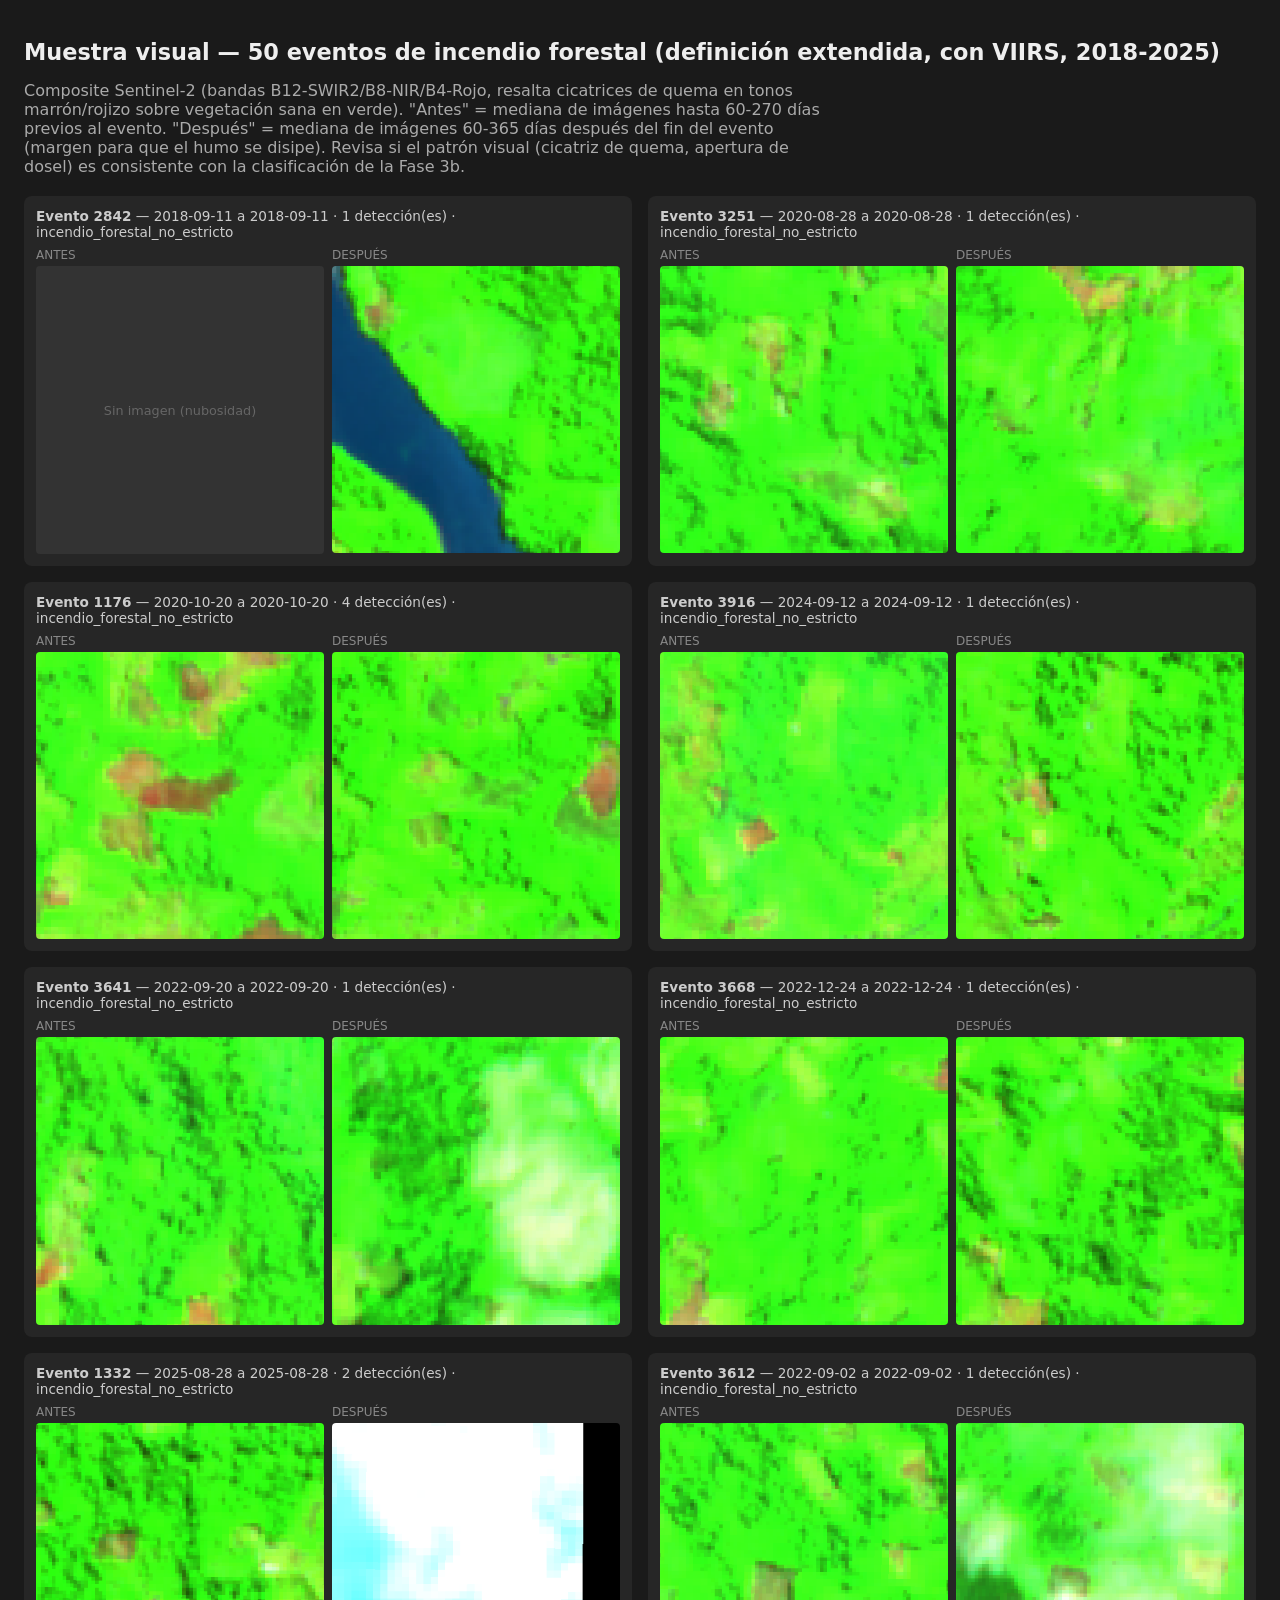
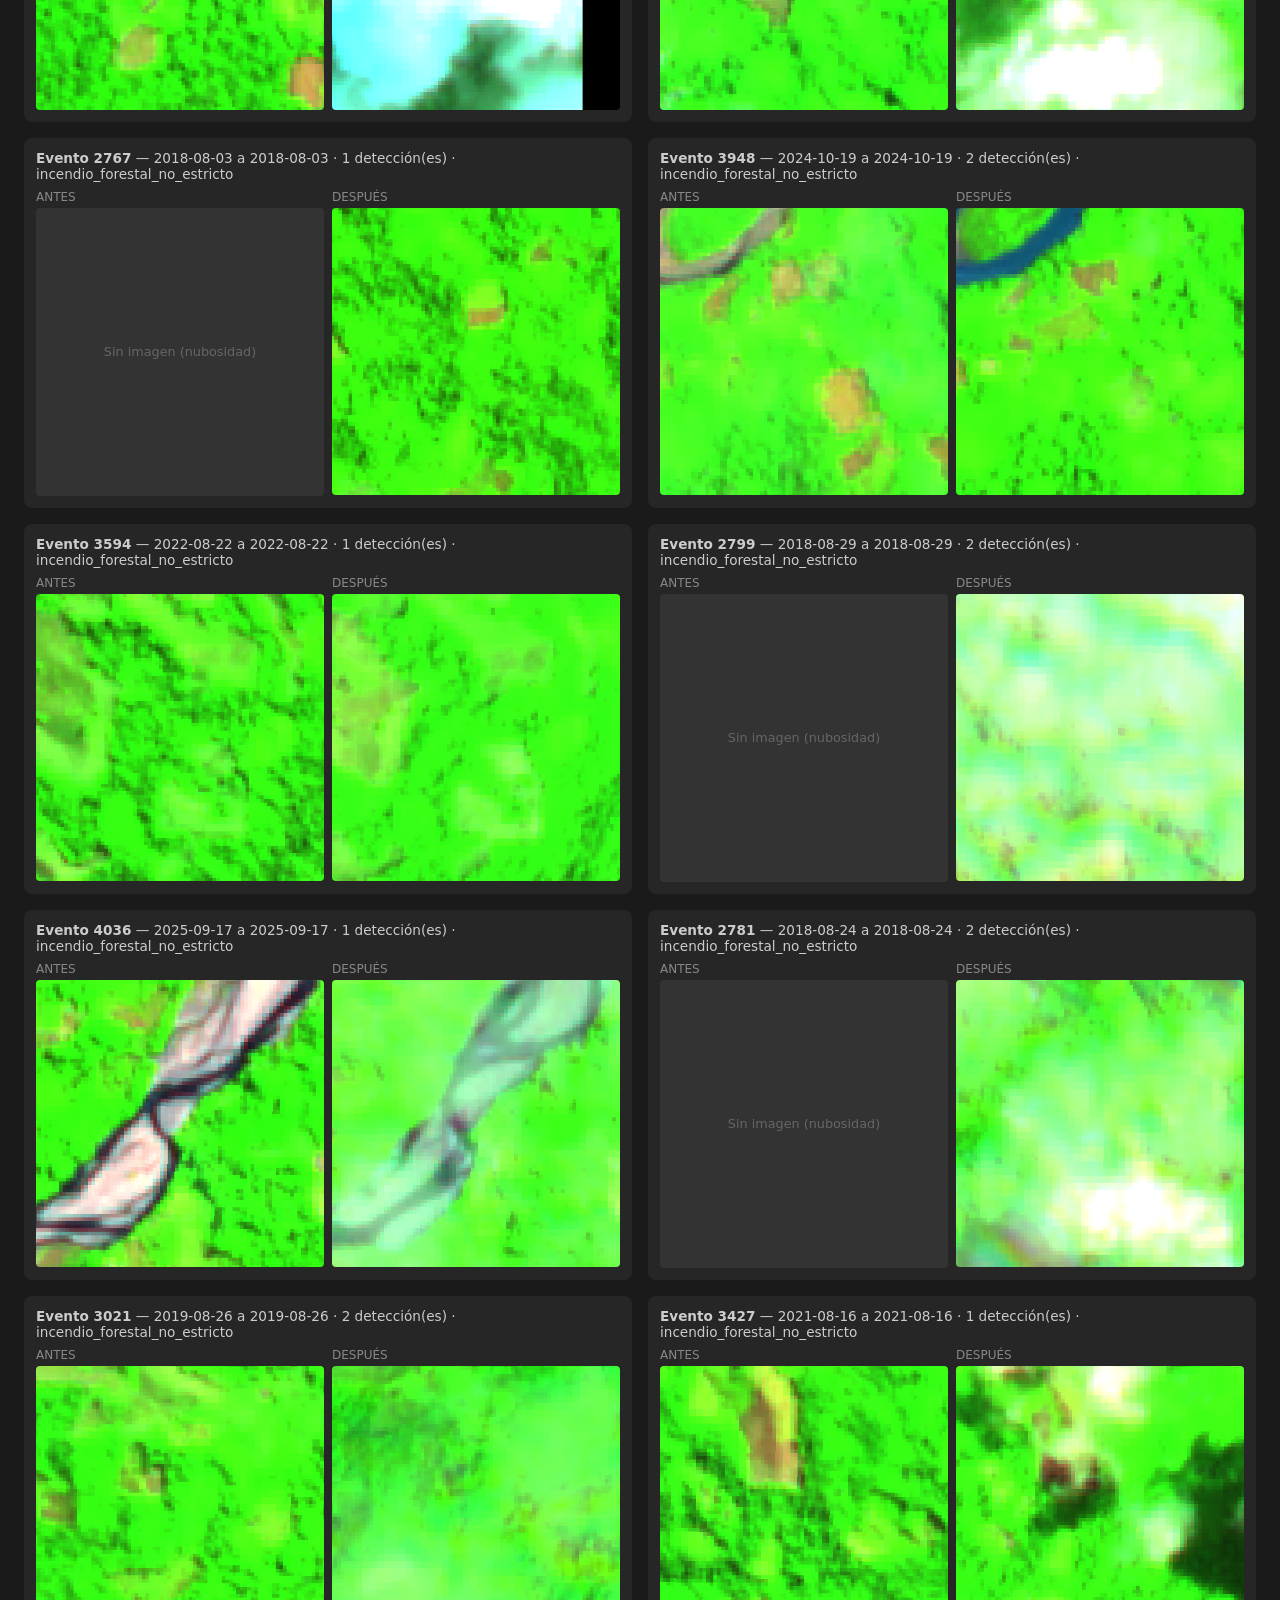
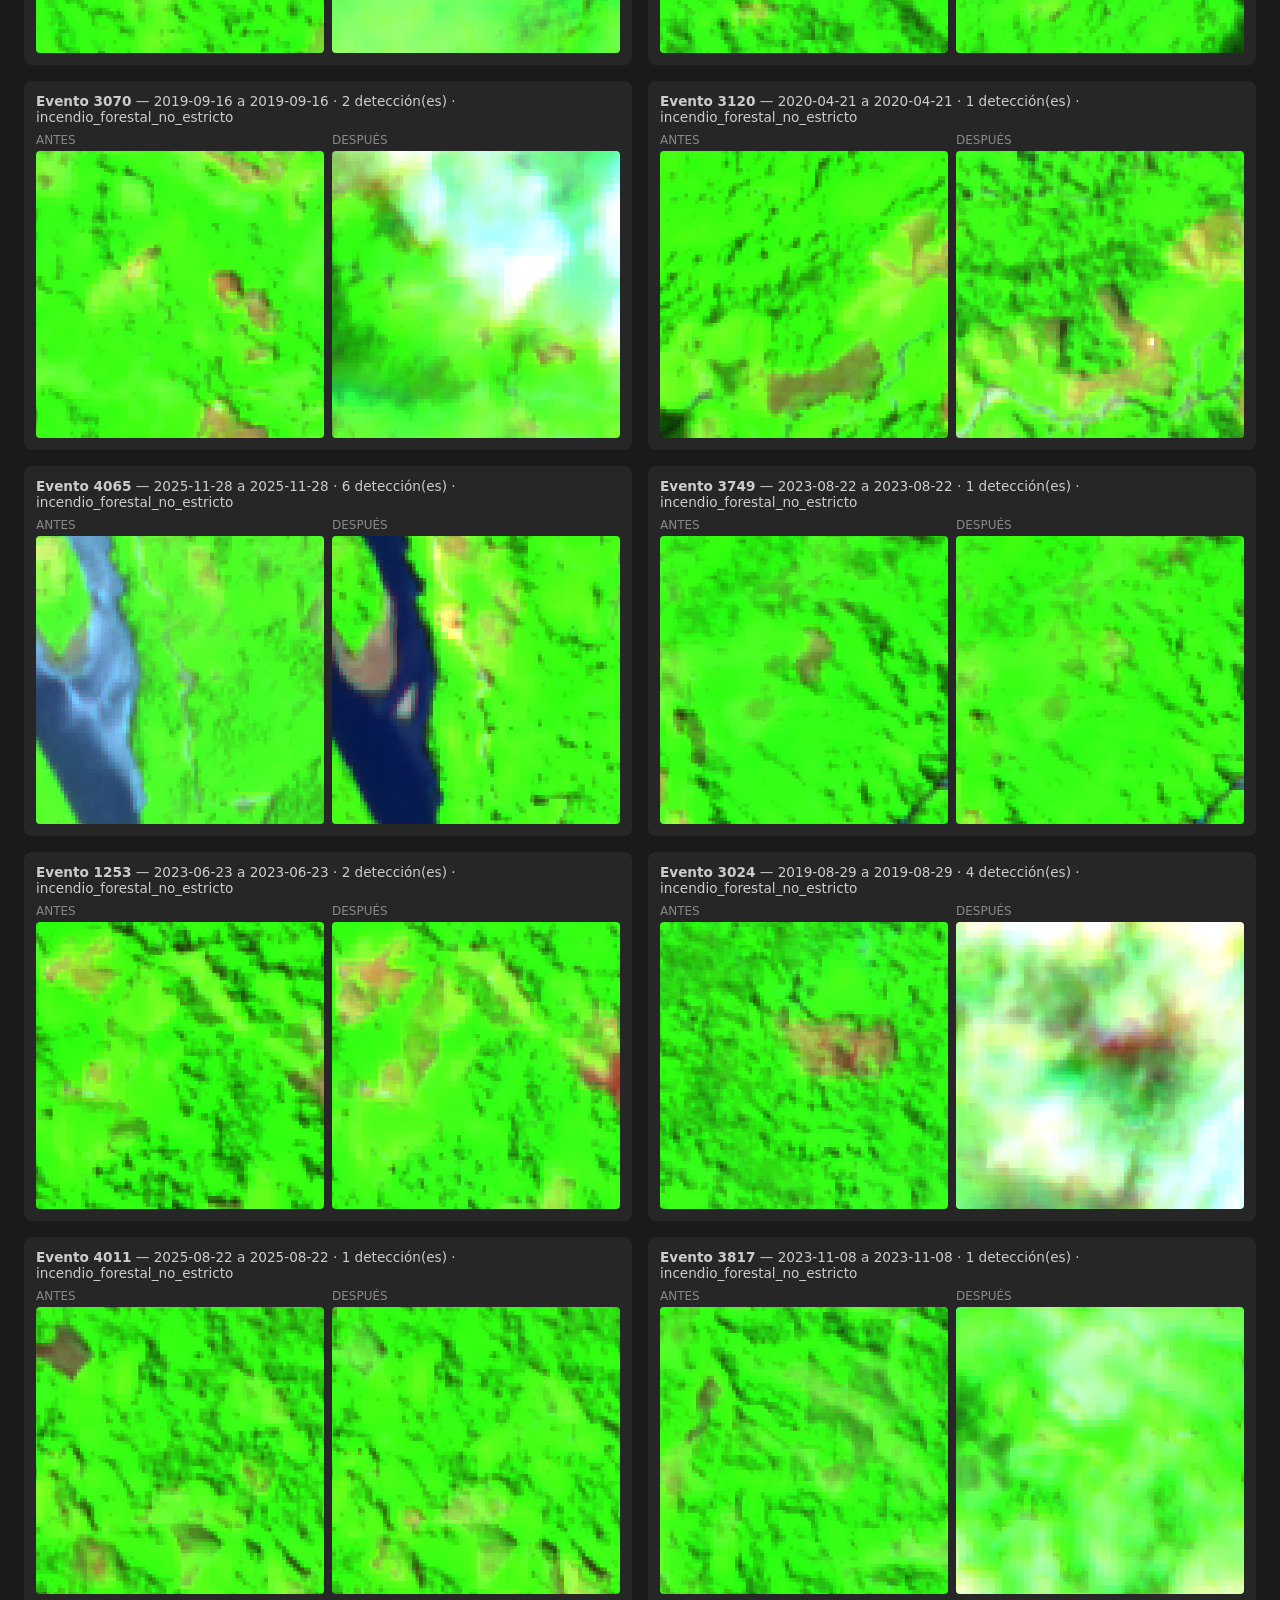
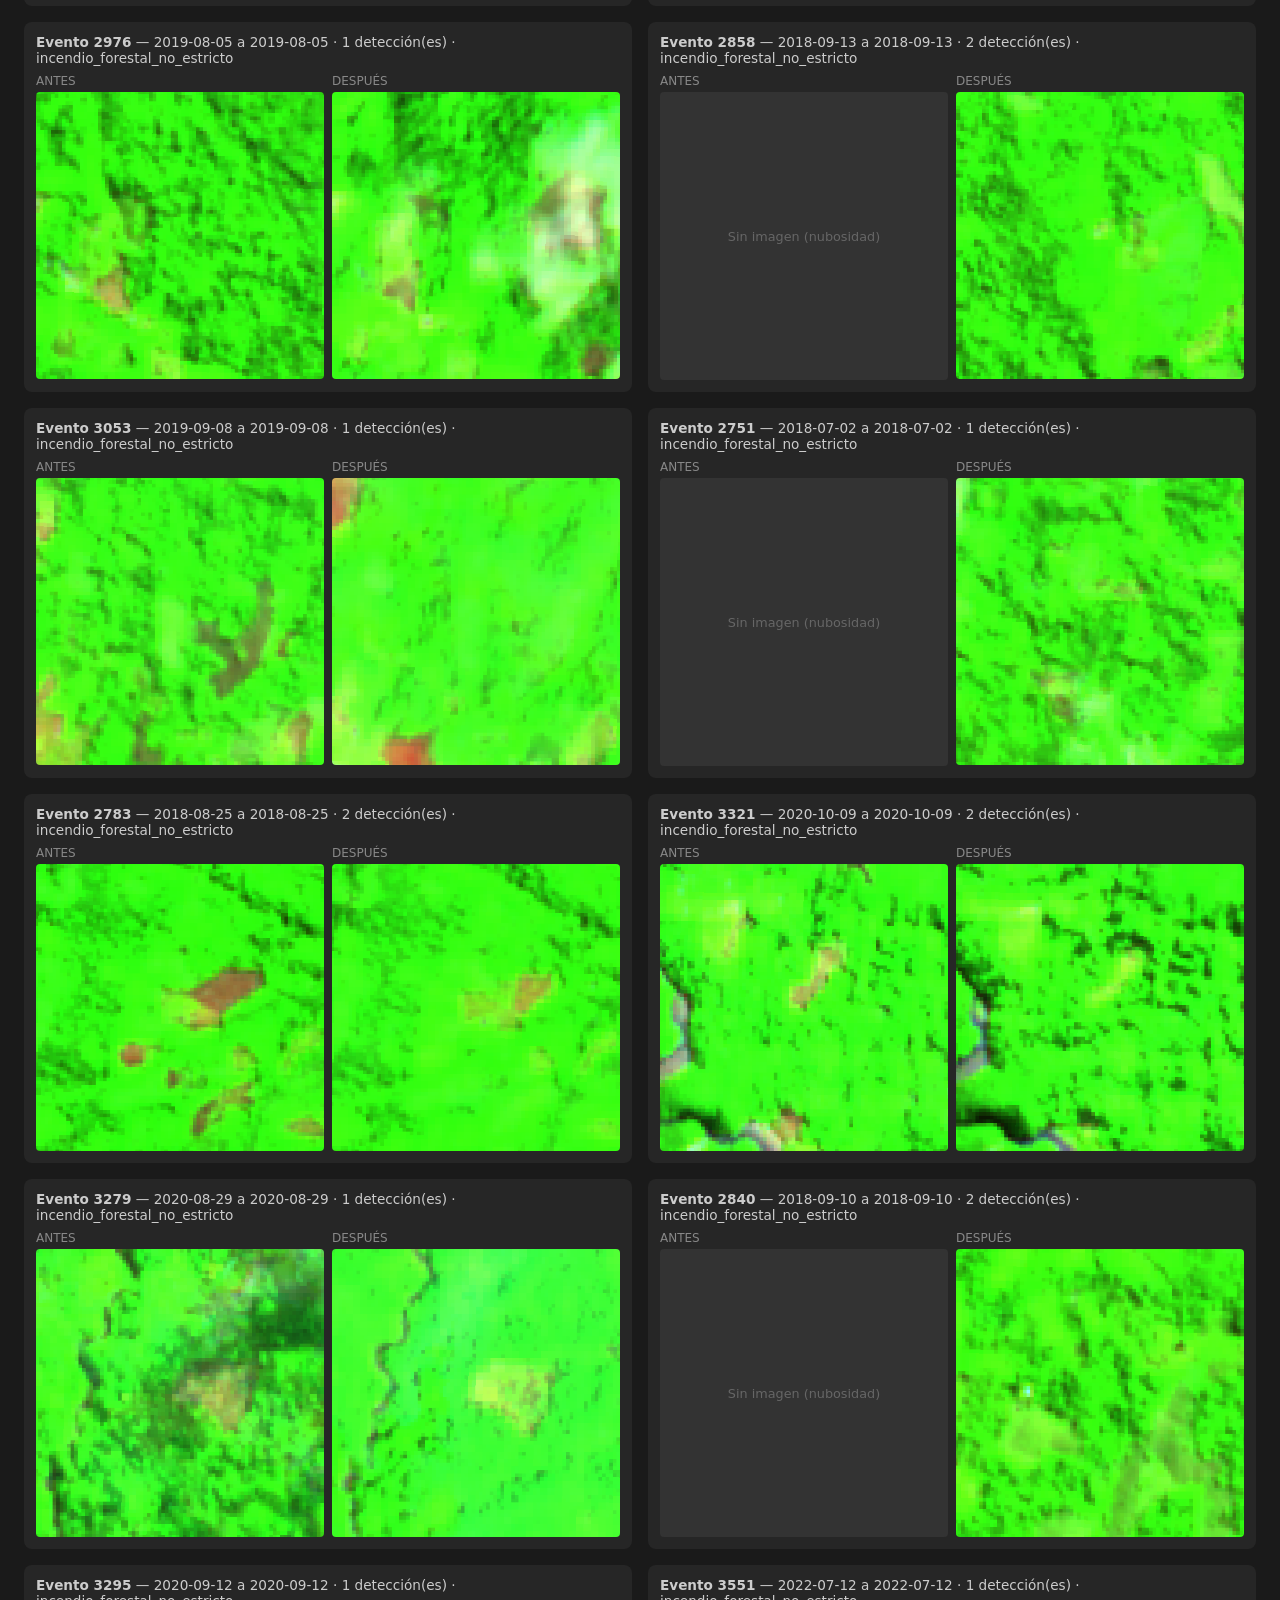
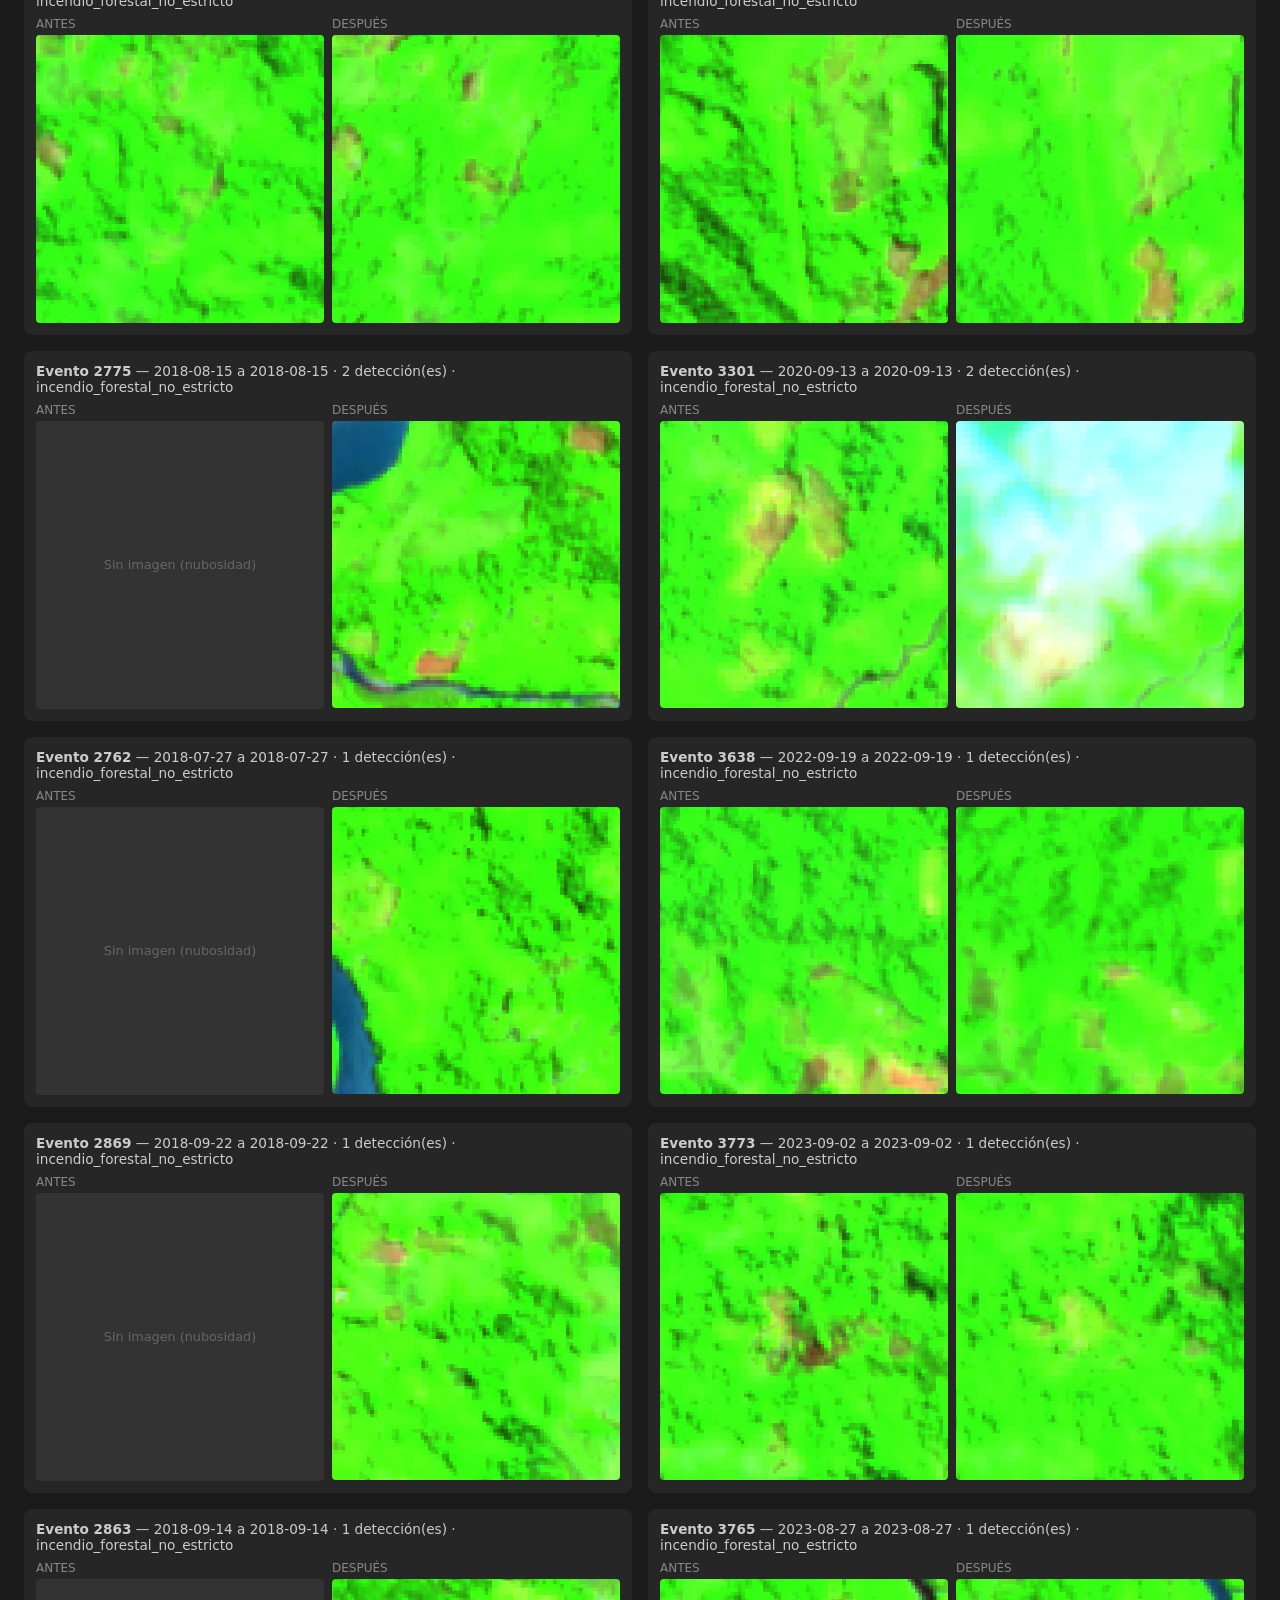
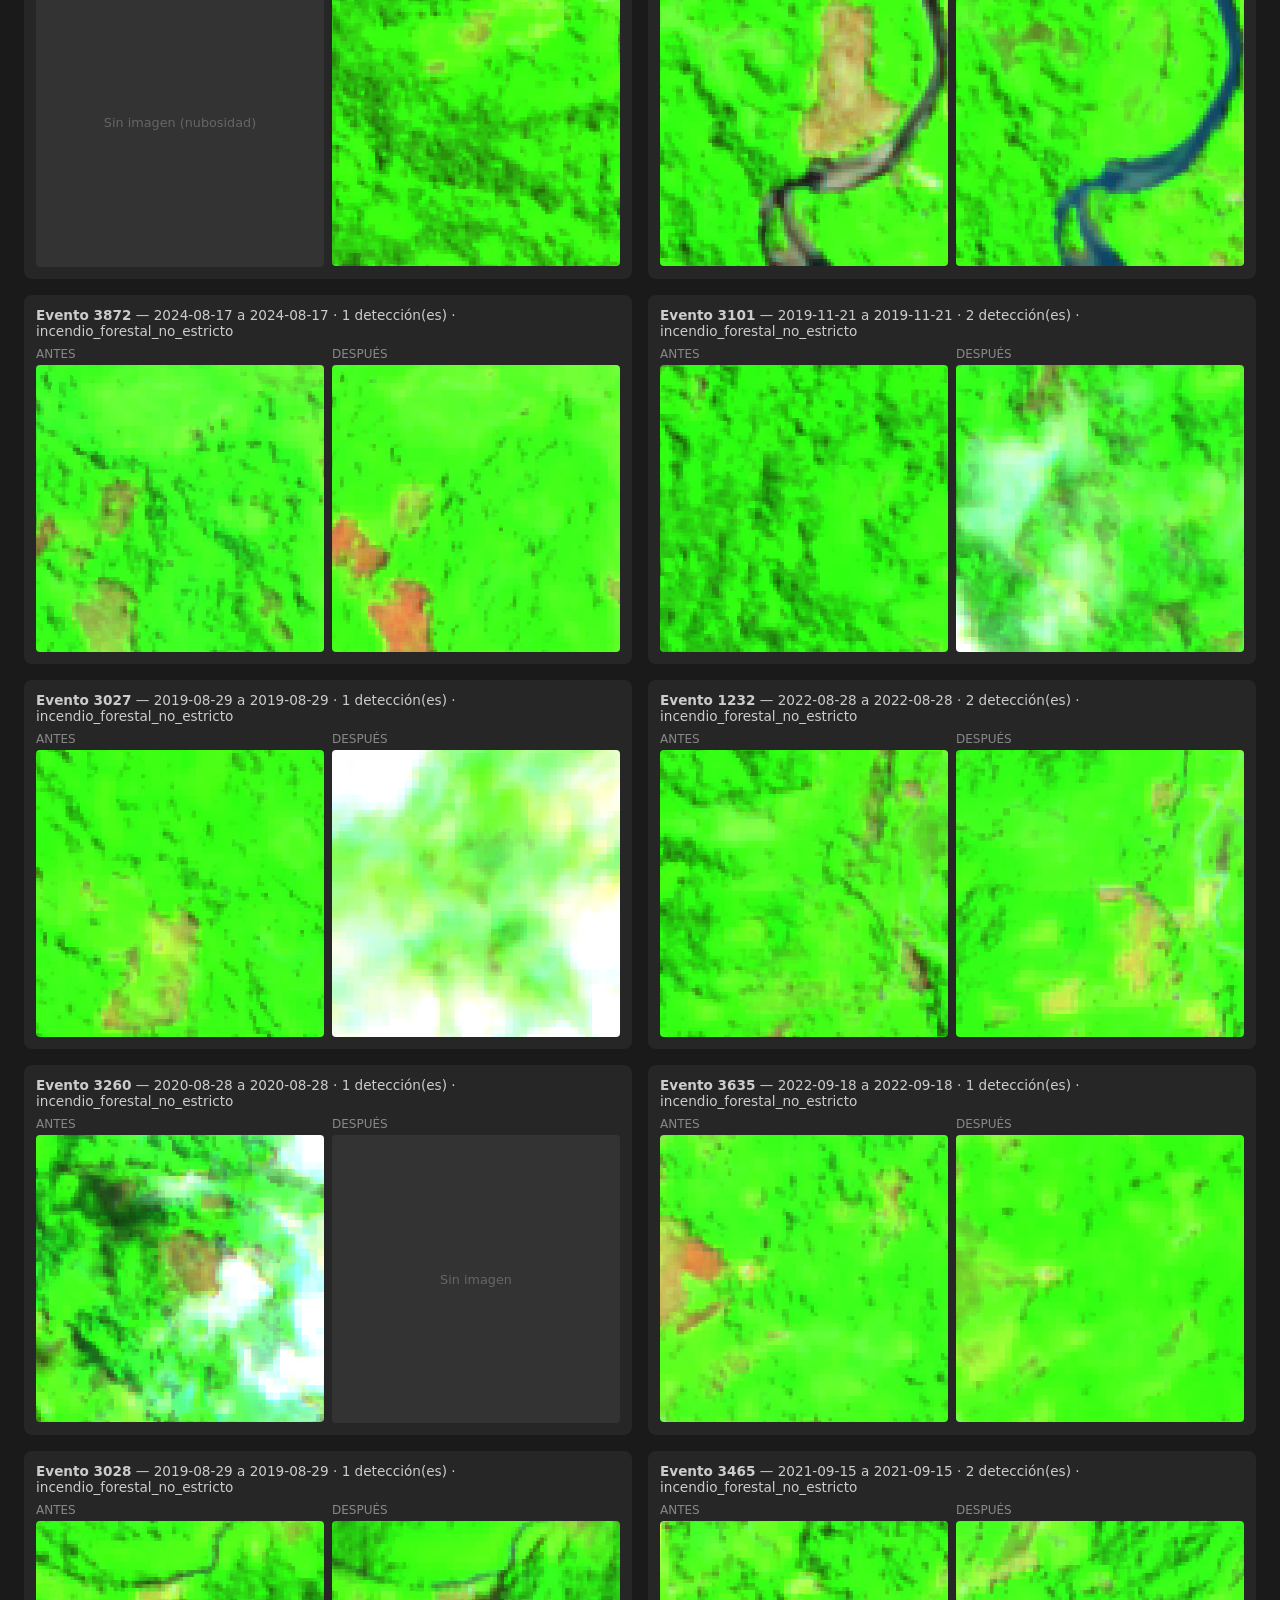
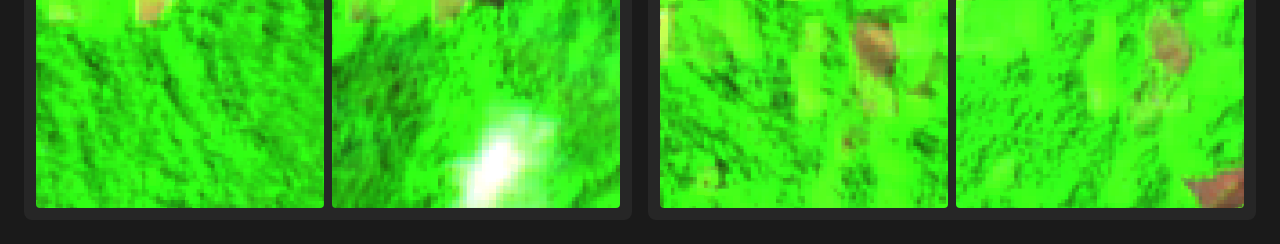
<file: reports/figures/fase6b_galeria_muestra_visual.html>
<!DOCTYPE html>
<html lang="es">
<head>
<meta charset="utf-8">
<title>Muestra visual — eventos de incendio forestal (Fase 6b)</title>
<style>
  body { font-family: system-ui, sans-serif; background: #1a1a1a; color: #eee; margin: 0; padding: 24px; }
  h1 { font-size: 1.4rem; }
  p.nota { color: #aaa; max-width: 800px; }
  .grid { display: grid; grid-template-columns: repeat(auto-fill, minmax(420px, 1fr)); gap: 16px; margin-top: 20px; }
  .tarjeta { background: #262626; border-radius: 8px; padding: 12px; }
  .cabecera { font-size: 0.85rem; margin-bottom: 8px; color: #ccc; }
  .imagenes { display: flex; gap: 8px; }
  .col { flex: 1; }
  .etiqueta { font-size: 0.75rem; color: #888; margin-bottom: 4px; text-transform: uppercase; }
  img { width: 100%; border-radius: 4px; display: block; background: #000; }
  .sin_imagen { width: 100%; aspect-ratio: 1; background: #333; border-radius: 4px; display: flex;
                 align-items: center; justify-content: center; color: #666; font-size: 0.8rem; text-align: center; }
</style>
</head>
<body>
  <h1>Muestra visual — 50 eventos de incendio forestal (definición extendida, con VIIRS, 2018-2025)</h1>
  <p class="nota">
    Composite Sentinel-2 (bandas B12-SWIR2/B8-NIR/B4-Rojo, resalta cicatrices de quema en tonos marrón/rojizo
    sobre vegetación sana en verde). "Antes" = mediana de imágenes hasta 60-270 días previos al evento.
    "Después" = mediana de imágenes 60-365 días después del fin del evento (margen para que el humo se disipe).
    Revisa si el patrón visual (cicatriz de quema, apertura de dosel) es consistente con la clasificación de la Fase 3b.
  </p>
  <div class="grid">
    
        <div class="tarjeta">
          <div class="cabecera">
            <b>Evento 2842</b> — 2018-09-11 a 2018-09-11
            · 1 detección(es) · incendio_forestal_no_estricto
          </div>
          <div class="imagenes">
            <div class="col">
              <div class="etiqueta">Antes</div>
              <div class="sin_imagen">Sin imagen (nubosidad)</div>
            </div>
            <div class="col">
              <div class="etiqueta">Después</div>
              <img src="fase6b_muestra_visual/evento_02842_despues.png">
            </div>
          </div>
        </div>
        
        <div class="tarjeta">
          <div class="cabecera">
            <b>Evento 3251</b> — 2020-08-28 a 2020-08-28
            · 1 detección(es) · incendio_forestal_no_estricto
          </div>
          <div class="imagenes">
            <div class="col">
              <div class="etiqueta">Antes</div>
              <img src="fase6b_muestra_visual/evento_03251_antes.png">
            </div>
            <div class="col">
              <div class="etiqueta">Después</div>
              <img src="fase6b_muestra_visual/evento_03251_despues.png">
            </div>
          </div>
        </div>
        
        <div class="tarjeta">
          <div class="cabecera">
            <b>Evento 1176</b> — 2020-10-20 a 2020-10-20
            · 4 detección(es) · incendio_forestal_no_estricto
          </div>
          <div class="imagenes">
            <div class="col">
              <div class="etiqueta">Antes</div>
              <img src="fase6b_muestra_visual/evento_01176_antes.png">
            </div>
            <div class="col">
              <div class="etiqueta">Después</div>
              <img src="fase6b_muestra_visual/evento_01176_despues.png">
            </div>
          </div>
        </div>
        
        <div class="tarjeta">
          <div class="cabecera">
            <b>Evento 3916</b> — 2024-09-12 a 2024-09-12
            · 1 detección(es) · incendio_forestal_no_estricto
          </div>
          <div class="imagenes">
            <div class="col">
              <div class="etiqueta">Antes</div>
              <img src="fase6b_muestra_visual/evento_03916_antes.png">
            </div>
            <div class="col">
              <div class="etiqueta">Después</div>
              <img src="fase6b_muestra_visual/evento_03916_despues.png">
            </div>
          </div>
        </div>
        
        <div class="tarjeta">
          <div class="cabecera">
            <b>Evento 3641</b> — 2022-09-20 a 2022-09-20
            · 1 detección(es) · incendio_forestal_no_estricto
          </div>
          <div class="imagenes">
            <div class="col">
              <div class="etiqueta">Antes</div>
              <img src="fase6b_muestra_visual/evento_03641_antes.png">
            </div>
            <div class="col">
              <div class="etiqueta">Después</div>
              <img src="fase6b_muestra_visual/evento_03641_despues.png">
            </div>
          </div>
        </div>
        
        <div class="tarjeta">
          <div class="cabecera">
            <b>Evento 3668</b> — 2022-12-24 a 2022-12-24
            · 1 detección(es) · incendio_forestal_no_estricto
          </div>
          <div class="imagenes">
            <div class="col">
              <div class="etiqueta">Antes</div>
              <img src="fase6b_muestra_visual/evento_03668_antes.png">
            </div>
            <div class="col">
              <div class="etiqueta">Después</div>
              <img src="fase6b_muestra_visual/evento_03668_despues.png">
            </div>
          </div>
        </div>
        
        <div class="tarjeta">
          <div class="cabecera">
            <b>Evento 1332</b> — 2025-08-28 a 2025-08-28
            · 2 detección(es) · incendio_forestal_no_estricto
          </div>
          <div class="imagenes">
            <div class="col">
              <div class="etiqueta">Antes</div>
              <img src="fase6b_muestra_visual/evento_01332_antes.png">
            </div>
            <div class="col">
              <div class="etiqueta">Después</div>
              <img src="fase6b_muestra_visual/evento_01332_despues.png">
            </div>
          </div>
        </div>
        
        <div class="tarjeta">
          <div class="cabecera">
            <b>Evento 3612</b> — 2022-09-02 a 2022-09-02
            · 1 detección(es) · incendio_forestal_no_estricto
          </div>
          <div class="imagenes">
            <div class="col">
              <div class="etiqueta">Antes</div>
              <img src="fase6b_muestra_visual/evento_03612_antes.png">
            </div>
            <div class="col">
              <div class="etiqueta">Después</div>
              <img src="fase6b_muestra_visual/evento_03612_despues.png">
            </div>
          </div>
        </div>
        
        <div class="tarjeta">
          <div class="cabecera">
            <b>Evento 2767</b> — 2018-08-03 a 2018-08-03
            · 1 detección(es) · incendio_forestal_no_estricto
          </div>
          <div class="imagenes">
            <div class="col">
              <div class="etiqueta">Antes</div>
              <div class="sin_imagen">Sin imagen (nubosidad)</div>
            </div>
            <div class="col">
              <div class="etiqueta">Después</div>
              <img src="fase6b_muestra_visual/evento_02767_despues.png">
            </div>
          </div>
        </div>
        
        <div class="tarjeta">
          <div class="cabecera">
            <b>Evento 3948</b> — 2024-10-19 a 2024-10-19
            · 2 detección(es) · incendio_forestal_no_estricto
          </div>
          <div class="imagenes">
            <div class="col">
              <div class="etiqueta">Antes</div>
              <img src="fase6b_muestra_visual/evento_03948_antes.png">
            </div>
            <div class="col">
              <div class="etiqueta">Después</div>
              <img src="fase6b_muestra_visual/evento_03948_despues.png">
            </div>
          </div>
        </div>
        
        <div class="tarjeta">
          <div class="cabecera">
            <b>Evento 3594</b> — 2022-08-22 a 2022-08-22
            · 1 detección(es) · incendio_forestal_no_estricto
          </div>
          <div class="imagenes">
            <div class="col">
              <div class="etiqueta">Antes</div>
              <img src="fase6b_muestra_visual/evento_03594_antes.png">
            </div>
            <div class="col">
              <div class="etiqueta">Después</div>
              <img src="fase6b_muestra_visual/evento_03594_despues.png">
            </div>
          </div>
        </div>
        
        <div class="tarjeta">
          <div class="cabecera">
            <b>Evento 2799</b> — 2018-08-29 a 2018-08-29
            · 2 detección(es) · incendio_forestal_no_estricto
          </div>
          <div class="imagenes">
            <div class="col">
              <div class="etiqueta">Antes</div>
              <div class="sin_imagen">Sin imagen (nubosidad)</div>
            </div>
            <div class="col">
              <div class="etiqueta">Después</div>
              <img src="fase6b_muestra_visual/evento_02799_despues.png">
            </div>
          </div>
        </div>
        
        <div class="tarjeta">
          <div class="cabecera">
            <b>Evento 4036</b> — 2025-09-17 a 2025-09-17
            · 1 detección(es) · incendio_forestal_no_estricto
          </div>
          <div class="imagenes">
            <div class="col">
              <div class="etiqueta">Antes</div>
              <img src="fase6b_muestra_visual/evento_04036_antes.png">
            </div>
            <div class="col">
              <div class="etiqueta">Después</div>
              <img src="fase6b_muestra_visual/evento_04036_despues.png">
            </div>
          </div>
        </div>
        
        <div class="tarjeta">
          <div class="cabecera">
            <b>Evento 2781</b> — 2018-08-24 a 2018-08-24
            · 2 detección(es) · incendio_forestal_no_estricto
          </div>
          <div class="imagenes">
            <div class="col">
              <div class="etiqueta">Antes</div>
              <div class="sin_imagen">Sin imagen (nubosidad)</div>
            </div>
            <div class="col">
              <div class="etiqueta">Después</div>
              <img src="fase6b_muestra_visual/evento_02781_despues.png">
            </div>
          </div>
        </div>
        
        <div class="tarjeta">
          <div class="cabecera">
            <b>Evento 3021</b> — 2019-08-26 a 2019-08-26
            · 2 detección(es) · incendio_forestal_no_estricto
          </div>
          <div class="imagenes">
            <div class="col">
              <div class="etiqueta">Antes</div>
              <img src="fase6b_muestra_visual/evento_03021_antes.png">
            </div>
            <div class="col">
              <div class="etiqueta">Después</div>
              <img src="fase6b_muestra_visual/evento_03021_despues.png">
            </div>
          </div>
        </div>
        
        <div class="tarjeta">
          <div class="cabecera">
            <b>Evento 3427</b> — 2021-08-16 a 2021-08-16
            · 1 detección(es) · incendio_forestal_no_estricto
          </div>
          <div class="imagenes">
            <div class="col">
              <div class="etiqueta">Antes</div>
              <img src="fase6b_muestra_visual/evento_03427_antes.png">
            </div>
            <div class="col">
              <div class="etiqueta">Después</div>
              <img src="fase6b_muestra_visual/evento_03427_despues.png">
            </div>
          </div>
        </div>
        
        <div class="tarjeta">
          <div class="cabecera">
            <b>Evento 3070</b> — 2019-09-16 a 2019-09-16
            · 2 detección(es) · incendio_forestal_no_estricto
          </div>
          <div class="imagenes">
            <div class="col">
              <div class="etiqueta">Antes</div>
              <img src="fase6b_muestra_visual/evento_03070_antes.png">
            </div>
            <div class="col">
              <div class="etiqueta">Después</div>
              <img src="fase6b_muestra_visual/evento_03070_despues.png">
            </div>
          </div>
        </div>
        
        <div class="tarjeta">
          <div class="cabecera">
            <b>Evento 3120</b> — 2020-04-21 a 2020-04-21
            · 1 detección(es) · incendio_forestal_no_estricto
          </div>
          <div class="imagenes">
            <div class="col">
              <div class="etiqueta">Antes</div>
              <img src="fase6b_muestra_visual/evento_03120_antes.png">
            </div>
            <div class="col">
              <div class="etiqueta">Después</div>
              <img src="fase6b_muestra_visual/evento_03120_despues.png">
            </div>
          </div>
        </div>
        
        <div class="tarjeta">
          <div class="cabecera">
            <b>Evento 4065</b> — 2025-11-28 a 2025-11-28
            · 6 detección(es) · incendio_forestal_no_estricto
          </div>
          <div class="imagenes">
            <div class="col">
              <div class="etiqueta">Antes</div>
              <img src="fase6b_muestra_visual/evento_04065_antes.png">
            </div>
            <div class="col">
              <div class="etiqueta">Después</div>
              <img src="fase6b_muestra_visual/evento_04065_despues.png">
            </div>
          </div>
        </div>
        
        <div class="tarjeta">
          <div class="cabecera">
            <b>Evento 3749</b> — 2023-08-22 a 2023-08-22
            · 1 detección(es) · incendio_forestal_no_estricto
          </div>
          <div class="imagenes">
            <div class="col">
              <div class="etiqueta">Antes</div>
              <img src="fase6b_muestra_visual/evento_03749_antes.png">
            </div>
            <div class="col">
              <div class="etiqueta">Después</div>
              <img src="fase6b_muestra_visual/evento_03749_despues.png">
            </div>
          </div>
        </div>
        
        <div class="tarjeta">
          <div class="cabecera">
            <b>Evento 1253</b> — 2023-06-23 a 2023-06-23
            · 2 detección(es) · incendio_forestal_no_estricto
          </div>
          <div class="imagenes">
            <div class="col">
              <div class="etiqueta">Antes</div>
              <img src="fase6b_muestra_visual/evento_01253_antes.png">
            </div>
            <div class="col">
              <div class="etiqueta">Después</div>
              <img src="fase6b_muestra_visual/evento_01253_despues.png">
            </div>
          </div>
        </div>
        
        <div class="tarjeta">
          <div class="cabecera">
            <b>Evento 3024</b> — 2019-08-29 a 2019-08-29
            · 4 detección(es) · incendio_forestal_no_estricto
          </div>
          <div class="imagenes">
            <div class="col">
              <div class="etiqueta">Antes</div>
              <img src="fase6b_muestra_visual/evento_03024_antes.png">
            </div>
            <div class="col">
              <div class="etiqueta">Después</div>
              <img src="fase6b_muestra_visual/evento_03024_despues.png">
            </div>
          </div>
        </div>
        
        <div class="tarjeta">
          <div class="cabecera">
            <b>Evento 4011</b> — 2025-08-22 a 2025-08-22
            · 1 detección(es) · incendio_forestal_no_estricto
          </div>
          <div class="imagenes">
            <div class="col">
              <div class="etiqueta">Antes</div>
              <img src="fase6b_muestra_visual/evento_04011_antes.png">
            </div>
            <div class="col">
              <div class="etiqueta">Después</div>
              <img src="fase6b_muestra_visual/evento_04011_despues.png">
            </div>
          </div>
        </div>
        
        <div class="tarjeta">
          <div class="cabecera">
            <b>Evento 3817</b> — 2023-11-08 a 2023-11-08
            · 1 detección(es) · incendio_forestal_no_estricto
          </div>
          <div class="imagenes">
            <div class="col">
              <div class="etiqueta">Antes</div>
              <img src="fase6b_muestra_visual/evento_03817_antes.png">
            </div>
            <div class="col">
              <div class="etiqueta">Después</div>
              <img src="fase6b_muestra_visual/evento_03817_despues.png">
            </div>
          </div>
        </div>
        
        <div class="tarjeta">
          <div class="cabecera">
            <b>Evento 2976</b> — 2019-08-05 a 2019-08-05
            · 1 detección(es) · incendio_forestal_no_estricto
          </div>
          <div class="imagenes">
            <div class="col">
              <div class="etiqueta">Antes</div>
              <img src="fase6b_muestra_visual/evento_02976_antes.png">
            </div>
            <div class="col">
              <div class="etiqueta">Después</div>
              <img src="fase6b_muestra_visual/evento_02976_despues.png">
            </div>
          </div>
        </div>
        
        <div class="tarjeta">
          <div class="cabecera">
            <b>Evento 2858</b> — 2018-09-13 a 2018-09-13
            · 2 detección(es) · incendio_forestal_no_estricto
          </div>
          <div class="imagenes">
            <div class="col">
              <div class="etiqueta">Antes</div>
              <div class="sin_imagen">Sin imagen (nubosidad)</div>
            </div>
            <div class="col">
              <div class="etiqueta">Después</div>
              <img src="fase6b_muestra_visual/evento_02858_despues.png">
            </div>
          </div>
        </div>
        
        <div class="tarjeta">
          <div class="cabecera">
            <b>Evento 3053</b> — 2019-09-08 a 2019-09-08
            · 1 detección(es) · incendio_forestal_no_estricto
          </div>
          <div class="imagenes">
            <div class="col">
              <div class="etiqueta">Antes</div>
              <img src="fase6b_muestra_visual/evento_03053_antes.png">
            </div>
            <div class="col">
              <div class="etiqueta">Después</div>
              <img src="fase6b_muestra_visual/evento_03053_despues.png">
            </div>
          </div>
        </div>
        
        <div class="tarjeta">
          <div class="cabecera">
            <b>Evento 2751</b> — 2018-07-02 a 2018-07-02
            · 1 detección(es) · incendio_forestal_no_estricto
          </div>
          <div class="imagenes">
            <div class="col">
              <div class="etiqueta">Antes</div>
              <div class="sin_imagen">Sin imagen (nubosidad)</div>
            </div>
            <div class="col">
              <div class="etiqueta">Después</div>
              <img src="fase6b_muestra_visual/evento_02751_despues.png">
            </div>
          </div>
        </div>
        
        <div class="tarjeta">
          <div class="cabecera">
            <b>Evento 2783</b> — 2018-08-25 a 2018-08-25
            · 2 detección(es) · incendio_forestal_no_estricto
          </div>
          <div class="imagenes">
            <div class="col">
              <div class="etiqueta">Antes</div>
              <img src="fase6b_muestra_visual/evento_02783_antes.png">
            </div>
            <div class="col">
              <div class="etiqueta">Después</div>
              <img src="fase6b_muestra_visual/evento_02783_despues.png">
            </div>
          </div>
        </div>
        
        <div class="tarjeta">
          <div class="cabecera">
            <b>Evento 3321</b> — 2020-10-09 a 2020-10-09
            · 2 detección(es) · incendio_forestal_no_estricto
          </div>
          <div class="imagenes">
            <div class="col">
              <div class="etiqueta">Antes</div>
              <img src="fase6b_muestra_visual/evento_03321_antes.png">
            </div>
            <div class="col">
              <div class="etiqueta">Después</div>
              <img src="fase6b_muestra_visual/evento_03321_despues.png">
            </div>
          </div>
        </div>
        
        <div class="tarjeta">
          <div class="cabecera">
            <b>Evento 3279</b> — 2020-08-29 a 2020-08-29
            · 1 detección(es) · incendio_forestal_no_estricto
          </div>
          <div class="imagenes">
            <div class="col">
              <div class="etiqueta">Antes</div>
              <img src="fase6b_muestra_visual/evento_03279_antes.png">
            </div>
            <div class="col">
              <div class="etiqueta">Después</div>
              <img src="fase6b_muestra_visual/evento_03279_despues.png">
            </div>
          </div>
        </div>
        
        <div class="tarjeta">
          <div class="cabecera">
            <b>Evento 2840</b> — 2018-09-10 a 2018-09-10
            · 2 detección(es) · incendio_forestal_no_estricto
          </div>
          <div class="imagenes">
            <div class="col">
              <div class="etiqueta">Antes</div>
              <div class="sin_imagen">Sin imagen (nubosidad)</div>
            </div>
            <div class="col">
              <div class="etiqueta">Después</div>
              <img src="fase6b_muestra_visual/evento_02840_despues.png">
            </div>
          </div>
        </div>
        
        <div class="tarjeta">
          <div class="cabecera">
            <b>Evento 3295</b> — 2020-09-12 a 2020-09-12
            · 1 detección(es) · incendio_forestal_no_estricto
          </div>
          <div class="imagenes">
            <div class="col">
              <div class="etiqueta">Antes</div>
              <img src="fase6b_muestra_visual/evento_03295_antes.png">
            </div>
            <div class="col">
              <div class="etiqueta">Después</div>
              <img src="fase6b_muestra_visual/evento_03295_despues.png">
            </div>
          </div>
        </div>
        
        <div class="tarjeta">
          <div class="cabecera">
            <b>Evento 3551</b> — 2022-07-12 a 2022-07-12
            · 1 detección(es) · incendio_forestal_no_estricto
          </div>
          <div class="imagenes">
            <div class="col">
              <div class="etiqueta">Antes</div>
              <img src="fase6b_muestra_visual/evento_03551_antes.png">
            </div>
            <div class="col">
              <div class="etiqueta">Después</div>
              <img src="fase6b_muestra_visual/evento_03551_despues.png">
            </div>
          </div>
        </div>
        
        <div class="tarjeta">
          <div class="cabecera">
            <b>Evento 2775</b> — 2018-08-15 a 2018-08-15
            · 2 detección(es) · incendio_forestal_no_estricto
          </div>
          <div class="imagenes">
            <div class="col">
              <div class="etiqueta">Antes</div>
              <div class="sin_imagen">Sin imagen (nubosidad)</div>
            </div>
            <div class="col">
              <div class="etiqueta">Después</div>
              <img src="fase6b_muestra_visual/evento_02775_despues.png">
            </div>
          </div>
        </div>
        
        <div class="tarjeta">
          <div class="cabecera">
            <b>Evento 3301</b> — 2020-09-13 a 2020-09-13
            · 2 detección(es) · incendio_forestal_no_estricto
          </div>
          <div class="imagenes">
            <div class="col">
              <div class="etiqueta">Antes</div>
              <img src="fase6b_muestra_visual/evento_03301_antes.png">
            </div>
            <div class="col">
              <div class="etiqueta">Después</div>
              <img src="fase6b_muestra_visual/evento_03301_despues.png">
            </div>
          </div>
        </div>
        
        <div class="tarjeta">
          <div class="cabecera">
            <b>Evento 2762</b> — 2018-07-27 a 2018-07-27
            · 1 detección(es) · incendio_forestal_no_estricto
          </div>
          <div class="imagenes">
            <div class="col">
              <div class="etiqueta">Antes</div>
              <div class="sin_imagen">Sin imagen (nubosidad)</div>
            </div>
            <div class="col">
              <div class="etiqueta">Después</div>
              <img src="fase6b_muestra_visual/evento_02762_despues.png">
            </div>
          </div>
        </div>
        
        <div class="tarjeta">
          <div class="cabecera">
            <b>Evento 3638</b> — 2022-09-19 a 2022-09-19
            · 1 detección(es) · incendio_forestal_no_estricto
          </div>
          <div class="imagenes">
            <div class="col">
              <div class="etiqueta">Antes</div>
              <img src="fase6b_muestra_visual/evento_03638_antes.png">
            </div>
            <div class="col">
              <div class="etiqueta">Después</div>
              <img src="fase6b_muestra_visual/evento_03638_despues.png">
            </div>
          </div>
        </div>
        
        <div class="tarjeta">
          <div class="cabecera">
            <b>Evento 2869</b> — 2018-09-22 a 2018-09-22
            · 1 detección(es) · incendio_forestal_no_estricto
          </div>
          <div class="imagenes">
            <div class="col">
              <div class="etiqueta">Antes</div>
              <div class="sin_imagen">Sin imagen (nubosidad)</div>
            </div>
            <div class="col">
              <div class="etiqueta">Después</div>
              <img src="fase6b_muestra_visual/evento_02869_despues.png">
            </div>
          </div>
        </div>
        
        <div class="tarjeta">
          <div class="cabecera">
            <b>Evento 3773</b> — 2023-09-02 a 2023-09-02
            · 1 detección(es) · incendio_forestal_no_estricto
          </div>
          <div class="imagenes">
            <div class="col">
              <div class="etiqueta">Antes</div>
              <img src="fase6b_muestra_visual/evento_03773_antes.png">
            </div>
            <div class="col">
              <div class="etiqueta">Después</div>
              <img src="fase6b_muestra_visual/evento_03773_despues.png">
            </div>
          </div>
        </div>
        
        <div class="tarjeta">
          <div class="cabecera">
            <b>Evento 2863</b> — 2018-09-14 a 2018-09-14
            · 1 detección(es) · incendio_forestal_no_estricto
          </div>
          <div class="imagenes">
            <div class="col">
              <div class="etiqueta">Antes</div>
              <div class="sin_imagen">Sin imagen (nubosidad)</div>
            </div>
            <div class="col">
              <div class="etiqueta">Después</div>
              <img src="fase6b_muestra_visual/evento_02863_despues.png">
            </div>
          </div>
        </div>
        
        <div class="tarjeta">
          <div class="cabecera">
            <b>Evento 3765</b> — 2023-08-27 a 2023-08-27
            · 1 detección(es) · incendio_forestal_no_estricto
          </div>
          <div class="imagenes">
            <div class="col">
              <div class="etiqueta">Antes</div>
              <img src="fase6b_muestra_visual/evento_03765_antes.png">
            </div>
            <div class="col">
              <div class="etiqueta">Después</div>
              <img src="fase6b_muestra_visual/evento_03765_despues.png">
            </div>
          </div>
        </div>
        
        <div class="tarjeta">
          <div class="cabecera">
            <b>Evento 3872</b> — 2024-08-17 a 2024-08-17
            · 1 detección(es) · incendio_forestal_no_estricto
          </div>
          <div class="imagenes">
            <div class="col">
              <div class="etiqueta">Antes</div>
              <img src="fase6b_muestra_visual/evento_03872_antes.png">
            </div>
            <div class="col">
              <div class="etiqueta">Después</div>
              <img src="fase6b_muestra_visual/evento_03872_despues.png">
            </div>
          </div>
        </div>
        
        <div class="tarjeta">
          <div class="cabecera">
            <b>Evento 3101</b> — 2019-11-21 a 2019-11-21
            · 2 detección(es) · incendio_forestal_no_estricto
          </div>
          <div class="imagenes">
            <div class="col">
              <div class="etiqueta">Antes</div>
              <img src="fase6b_muestra_visual/evento_03101_antes.png">
            </div>
            <div class="col">
              <div class="etiqueta">Después</div>
              <img src="fase6b_muestra_visual/evento_03101_despues.png">
            </div>
          </div>
        </div>
        
        <div class="tarjeta">
          <div class="cabecera">
            <b>Evento 3027</b> — 2019-08-29 a 2019-08-29
            · 1 detección(es) · incendio_forestal_no_estricto
          </div>
          <div class="imagenes">
            <div class="col">
              <div class="etiqueta">Antes</div>
              <img src="fase6b_muestra_visual/evento_03027_antes.png">
            </div>
            <div class="col">
              <div class="etiqueta">Después</div>
              <img src="fase6b_muestra_visual/evento_03027_despues.png">
            </div>
          </div>
        </div>
        
        <div class="tarjeta">
          <div class="cabecera">
            <b>Evento 1232</b> — 2022-08-28 a 2022-08-28
            · 2 detección(es) · incendio_forestal_no_estricto
          </div>
          <div class="imagenes">
            <div class="col">
              <div class="etiqueta">Antes</div>
              <img src="fase6b_muestra_visual/evento_01232_antes.png">
            </div>
            <div class="col">
              <div class="etiqueta">Después</div>
              <img src="fase6b_muestra_visual/evento_01232_despues.png">
            </div>
          </div>
        </div>
        
        <div class="tarjeta">
          <div class="cabecera">
            <b>Evento 3260</b> — 2020-08-28 a 2020-08-28
            · 1 detección(es) · incendio_forestal_no_estricto
          </div>
          <div class="imagenes">
            <div class="col">
              <div class="etiqueta">Antes</div>
              <img src="fase6b_muestra_visual/evento_03260_antes.png">
            </div>
            <div class="col">
              <div class="etiqueta">Después</div>
              <div class="sin_imagen">Sin imagen</div>
            </div>
          </div>
        </div>
        
        <div class="tarjeta">
          <div class="cabecera">
            <b>Evento 3635</b> — 2022-09-18 a 2022-09-18
            · 1 detección(es) · incendio_forestal_no_estricto
          </div>
          <div class="imagenes">
            <div class="col">
              <div class="etiqueta">Antes</div>
              <img src="fase6b_muestra_visual/evento_03635_antes.png">
            </div>
            <div class="col">
              <div class="etiqueta">Después</div>
              <img src="fase6b_muestra_visual/evento_03635_despues.png">
            </div>
          </div>
        </div>
        
        <div class="tarjeta">
          <div class="cabecera">
            <b>Evento 3028</b> — 2019-08-29 a 2019-08-29
            · 1 detección(es) · incendio_forestal_no_estricto
          </div>
          <div class="imagenes">
            <div class="col">
              <div class="etiqueta">Antes</div>
              <img src="fase6b_muestra_visual/evento_03028_antes.png">
            </div>
            <div class="col">
              <div class="etiqueta">Después</div>
              <img src="fase6b_muestra_visual/evento_03028_despues.png">
            </div>
          </div>
        </div>
        
        <div class="tarjeta">
          <div class="cabecera">
            <b>Evento 3465</b> — 2021-09-15 a 2021-09-15
            · 2 detección(es) · incendio_forestal_no_estricto
          </div>
          <div class="imagenes">
            <div class="col">
              <div class="etiqueta">Antes</div>
              <img src="fase6b_muestra_visual/evento_03465_antes.png">
            </div>
            <div class="col">
              <div class="etiqueta">Después</div>
              <img src="fase6b_muestra_visual/evento_03465_despues.png">
            </div>
          </div>
        </div>
        
  </div>
</body>
</html>
</file>
